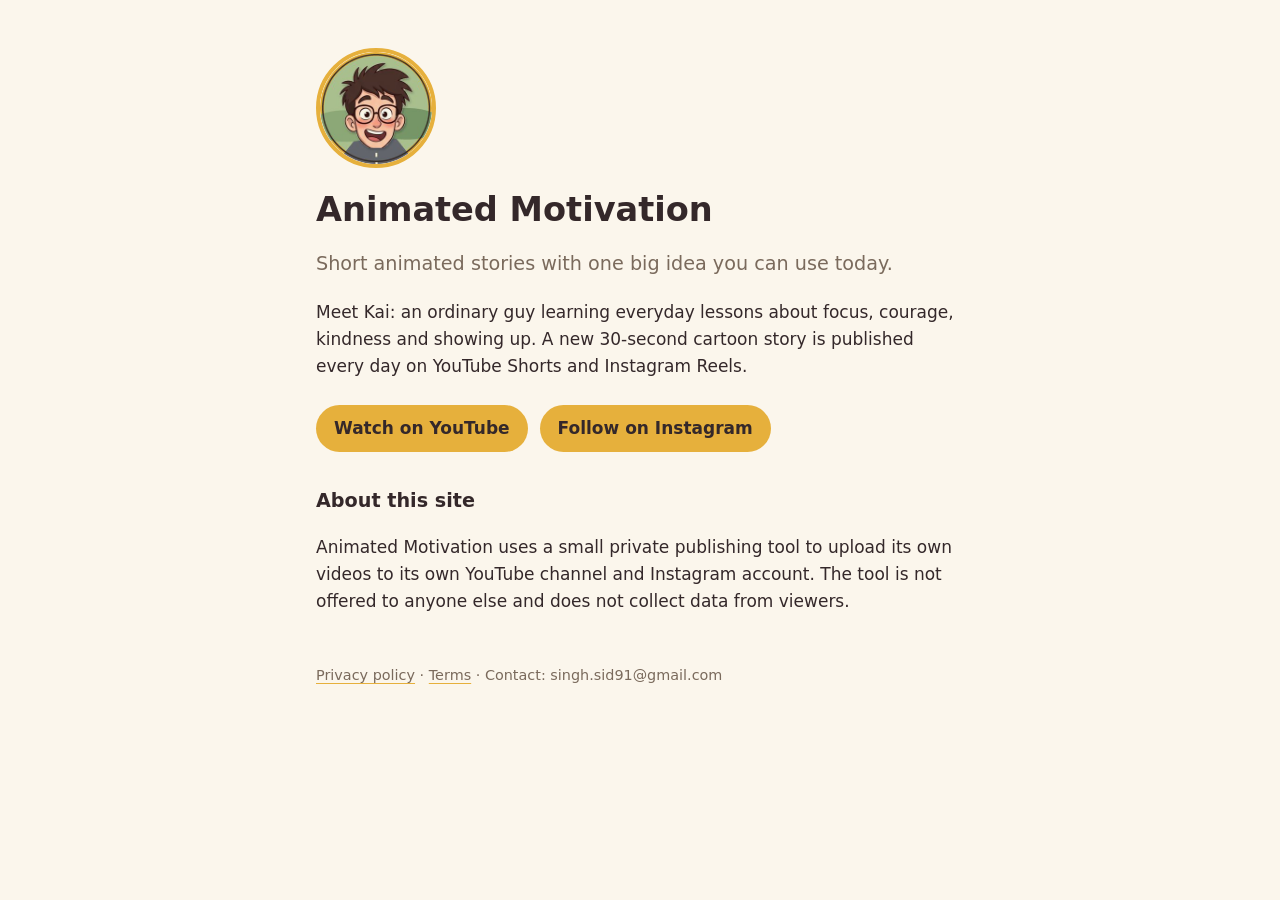
<file: index.html>
<!doctype html>
<html lang="en">
<head>
<meta charset="utf-8">
<meta name="viewport" content="width=device-width, initial-scale=1">
<title>Animated Motivation</title>
<meta name="description" content="Short animated stories with one big idea you can use today.">
<meta name="google-site-verification" content="PLQs_QcVhr_LXFHvOQMjmin7rf6HsfJa5gYWn_Ux5Cw" />
<link rel="stylesheet" href="style.css">
</head>
<body>
<main>
  <img class="avatar" src="kai.jpg" alt="Kai, the main character of Animated Motivation" width="120" height="120">
  <h1>Animated Motivation</h1>
  <p class="lead">Short animated stories with one big idea you can use today.</p>
  <p>Meet Kai: an ordinary guy learning everyday lessons about focus, courage, kindness and showing up.
     A new 30-second cartoon story is published every day on YouTube Shorts and Instagram Reels.</p>
  <div class="links">
    <a class="btn" href="https://www.youtube.com/channel/UCv4vtxW7EEH98njb7bLju0w">Watch on YouTube</a>
    <a class="btn" href="https://www.instagram.com/animatemotivation/">Follow on Instagram</a>
  </div>
  <h2>About this site</h2>
  <p>Animated Motivation uses a small private publishing tool to upload its own videos to its own YouTube channel
     and Instagram account. The tool is not offered to anyone else and does not collect data from viewers.</p>
  <footer>
    <a href="privacy.html">Privacy policy</a> · <a href="terms.html">Terms</a> · Contact: singh.sid91@gmail.com
  </footer>
</main>
</body>
</html>
</file>
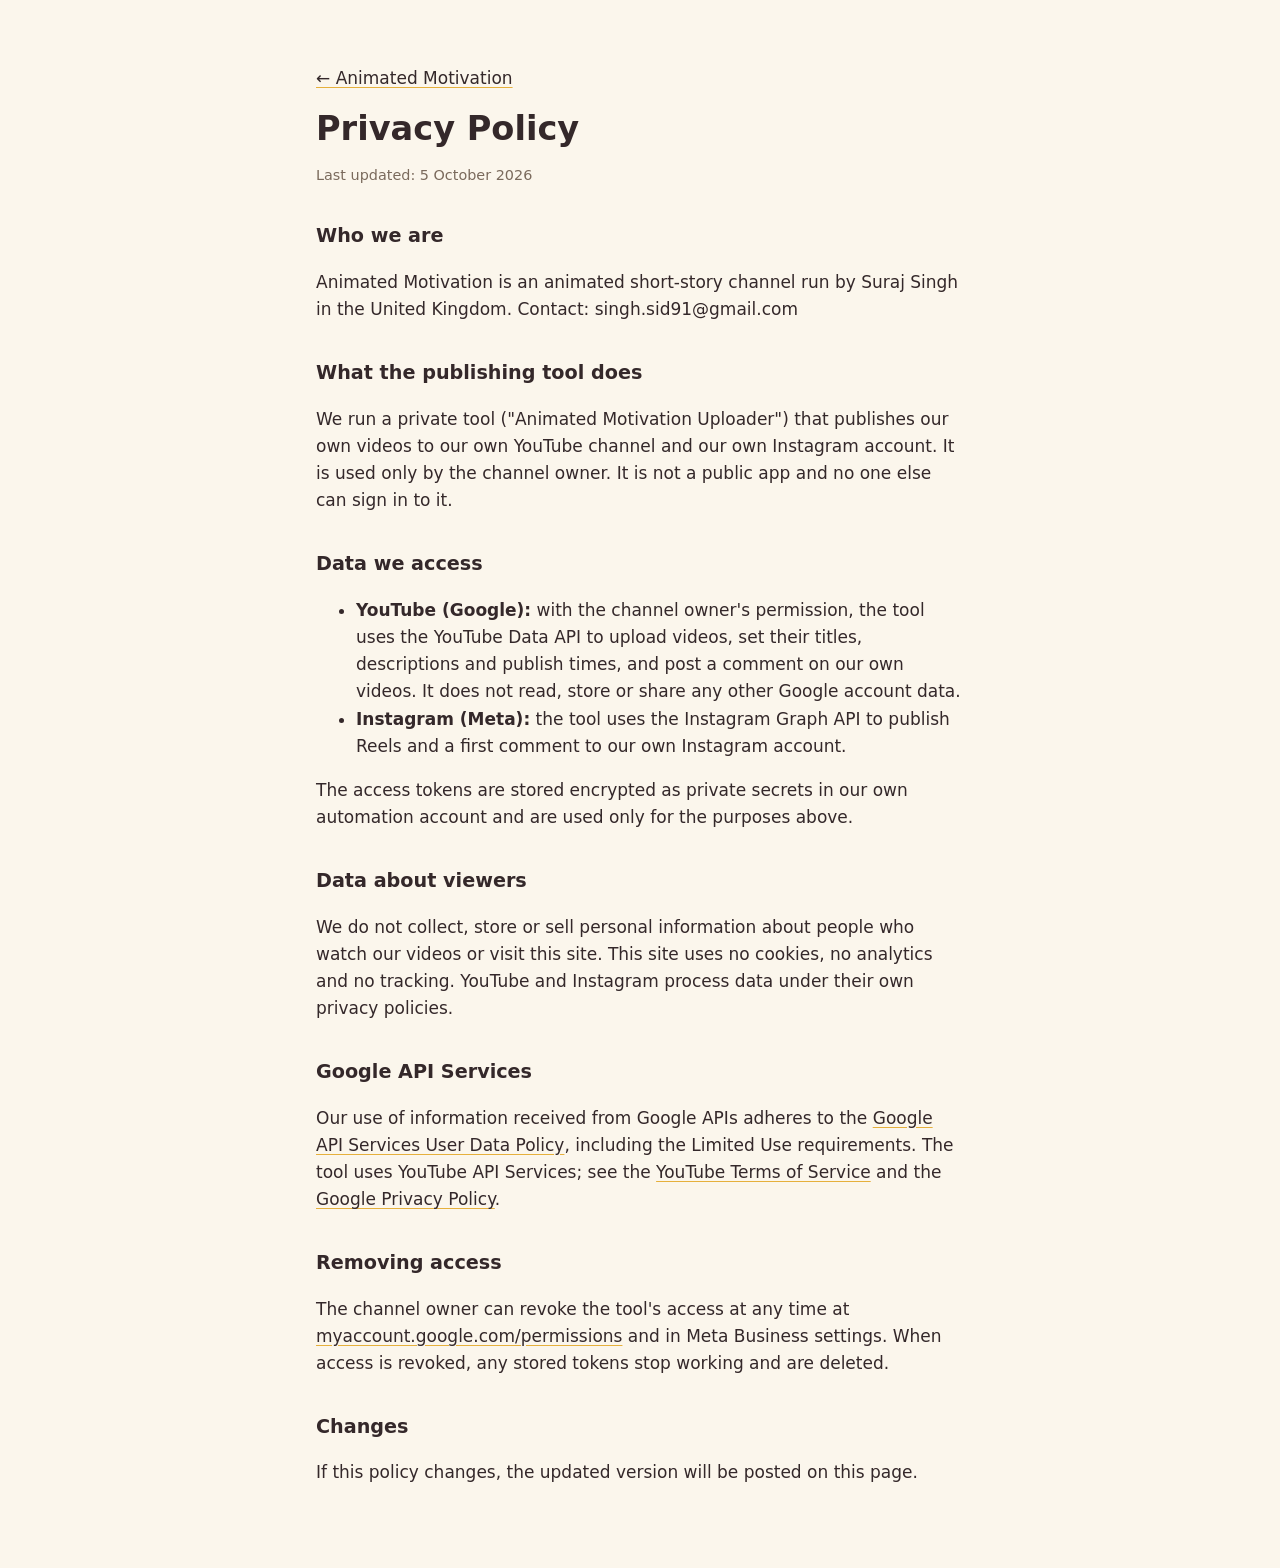
<file: privacy.html>
<!doctype html>
<html lang="en">
<head>
<meta charset="utf-8">
<meta name="viewport" content="width=device-width, initial-scale=1">
<title>Privacy Policy · Animated Motivation</title>
<link rel="stylesheet" href="style.css">
</head>
<body>
<main>
  <p><a href="index.html">← Animated Motivation</a></p>
  <h1>Privacy Policy</h1>
  <p class="muted">Last updated: 5 October 2026</p>

  <h2>Who we are</h2>
  <p>Animated Motivation is an animated short-story channel run by Suraj Singh in the United Kingdom.
     Contact: singh.sid91@gmail.com</p>

  <h2>What the publishing tool does</h2>
  <p>We run a private tool ("Animated Motivation Uploader") that publishes our own videos to our own YouTube
     channel and our own Instagram account. It is used only by the channel owner. It is not a public app and
     no one else can sign in to it.</p>

  <h2>Data we access</h2>
  <ul>
    <li><strong>YouTube (Google):</strong> with the channel owner's permission, the tool uses the YouTube Data API
        to upload videos, set their titles, descriptions and publish times, and post a comment on our own videos.
        It does not read, store or share any other Google account data.</li>
    <li><strong>Instagram (Meta):</strong> the tool uses the Instagram Graph API to publish Reels and a first comment
        to our own Instagram account.</li>
  </ul>
  <p>The access tokens are stored encrypted as private secrets in our own automation account and are used only for the purposes above.</p>

  <h2>Data about viewers</h2>
  <p>We do not collect, store or sell personal information about people who watch our videos or visit this site.
     This site uses no cookies, no analytics and no tracking. YouTube and Instagram process data under their own
     privacy policies.</p>

  <h2>Google API Services</h2>
  <p>Our use of information received from Google APIs adheres to the
     <a href="https://developers.google.com/terms/api-services-user-data-policy">Google API Services User Data Policy</a>,
     including the Limited Use requirements. The tool uses YouTube API Services; see the
     <a href="https://www.youtube.com/t/terms">YouTube Terms of Service</a> and the
     <a href="https://policies.google.com/privacy">Google Privacy Policy</a>.</p>

  <h2>Removing access</h2>
  <p>The channel owner can revoke the tool's access at any time at
     <a href="https://myaccount.google.com/permissions">myaccount.google.com/permissions</a> and in Meta Business settings.
     When access is revoked, any stored tokens stop working and are deleted.</p>

  <h2>Changes</h2>
  <p>If this policy changes, the updated version will be posted on this page.</p>
</main>
</body>
</html>
</file>
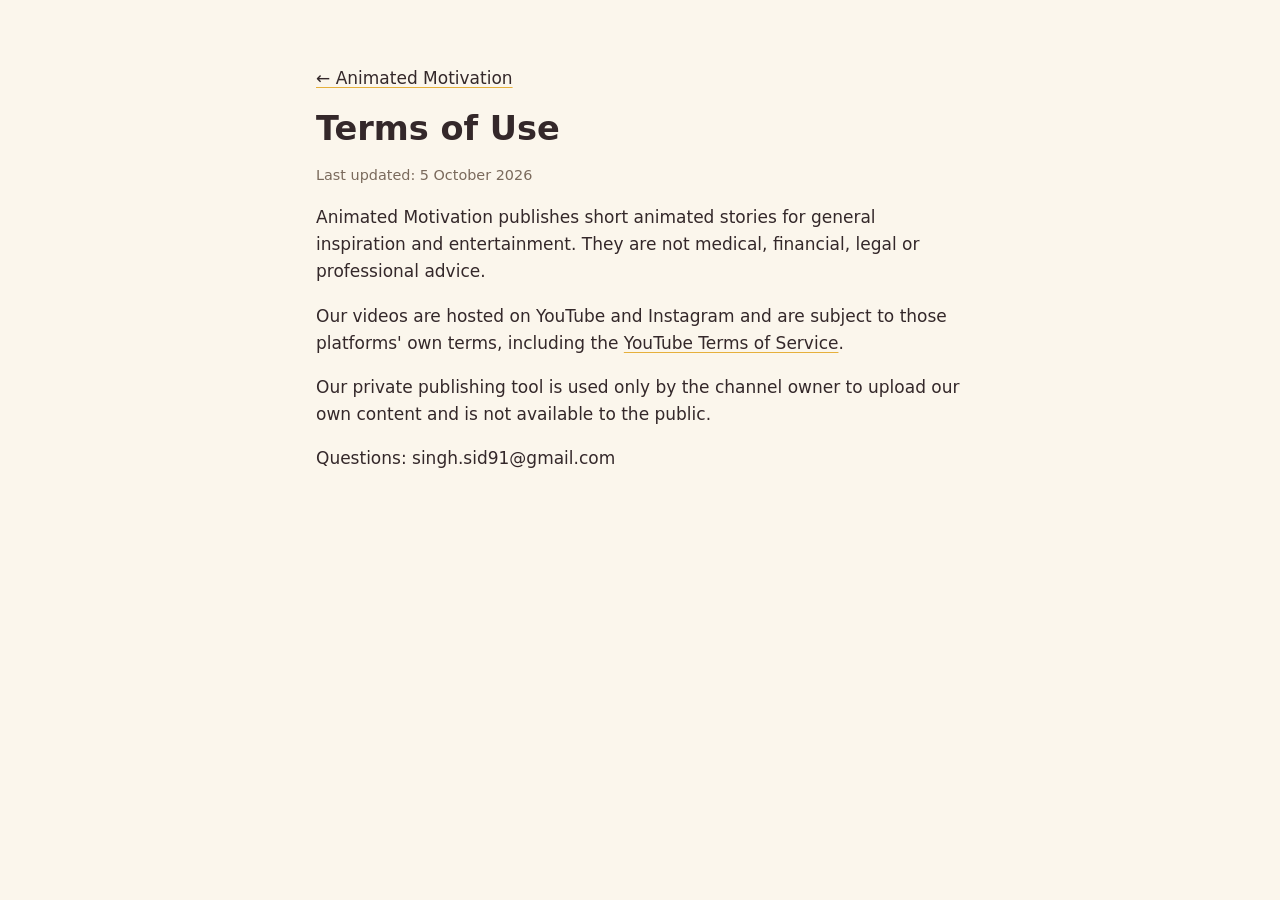
<file: terms.html>
<!doctype html>
<html lang="en">
<head>
<meta charset="utf-8">
<meta name="viewport" content="width=device-width, initial-scale=1">
<title>Terms · Animated Motivation</title>
<link rel="stylesheet" href="style.css">
</head>
<body>
<main>
  <p><a href="index.html">← Animated Motivation</a></p>
  <h1>Terms of Use</h1>
  <p class="muted">Last updated: 5 October 2026</p>
  <p>Animated Motivation publishes short animated stories for general inspiration and entertainment.
     They are not medical, financial, legal or professional advice.</p>
  <p>Our videos are hosted on YouTube and Instagram and are subject to those platforms' own terms,
     including the <a href="https://www.youtube.com/t/terms">YouTube Terms of Service</a>.</p>
  <p>Our private publishing tool is used only by the channel owner to upload our own content and is not available to the public.</p>
  <p>Questions: singh.sid91@gmail.com</p>
</main>
</body>
</html>
</file>
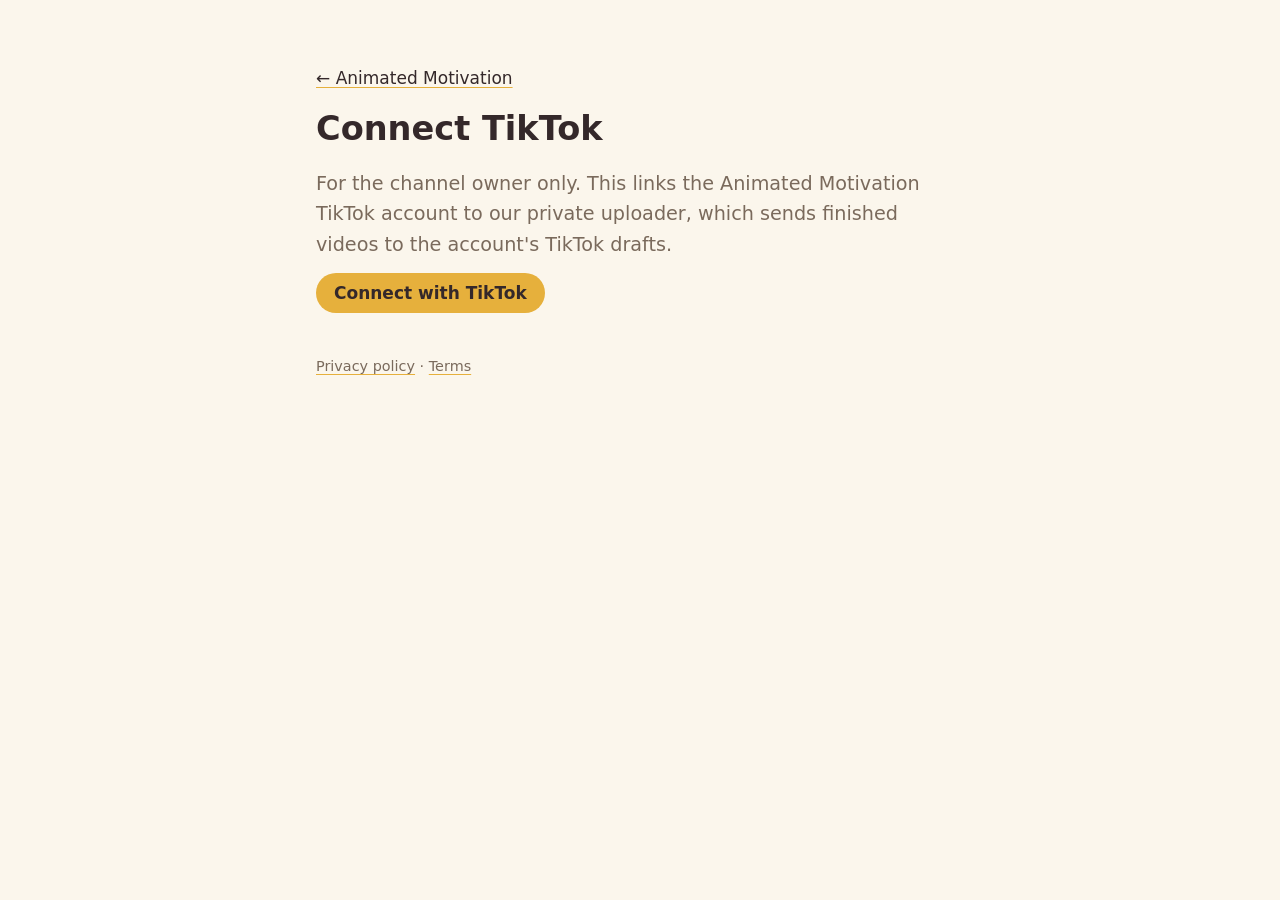
<file: tiktok-callback.html>
<!doctype html>
<html lang="en">
<head>
<meta charset="utf-8">
<meta name="viewport" content="width=device-width, initial-scale=1">
<title>Connect TikTok · Animated Motivation</title>
<link rel="stylesheet" href="style.css">
</head>
<body>
<main>
  <p><a href="index.html">← Animated Motivation</a></p>
  <h1>Connect TikTok</h1>
  <p class="lead">For the channel owner only. This links the Animated Motivation TikTok account to our private uploader, which sends finished videos to the account's TikTok drafts.</p>
  <div id="start">
    <p><a class="btn" id="go" href="#">Connect with TikTok</a></p>
  </div>
  <div id="done" hidden>
    <h2>Almost done</h2>
    <p>Copy this code and paste it into the <strong>TikTok connect</strong> workflow on GitHub within 5 minutes:</p>
    <p><code id="code" style="word-break:break-all;font-size:1.1rem"></code></p>
    <p><button class="btn" id="copy" type="button">Copy code</button> <span id="copied" class="muted"></span></p>
  </div>
  <p id="err" class="muted"></p>
  <footer><a href="privacy.html">Privacy policy</a> · <a href="terms.html">Terms</a></footer>
</main>
<script>
const CLIENT_KEY = "sbawxy3h4qwiyp76x3";
const REDIRECT = "https://surajwolves-dotcom.github.io/tiktok-callback.html";
const q = new URLSearchParams(location.search);
if (q.get("code")) {
  document.getElementById("start").hidden = true;
  document.getElementById("done").hidden = false;
  document.getElementById("code").textContent = q.get("code");
  document.getElementById("copy").onclick = async () => {
    try { await navigator.clipboard.writeText(q.get("code")); document.getElementById("copied").textContent = "Copied"; }
    catch (e) { document.getElementById("copied").textContent = "Select the code and copy it manually"; }
  };
} else if (q.get("error")) {
  document.getElementById("err").textContent = "TikTok said: " + (q.get("error_description") || q.get("error"));
}
document.getElementById("go").href = "https://www.tiktok.com/v2/auth/authorize/?" + new URLSearchParams({
  client_key: CLIENT_KEY, scope: "user.info.basic,video.upload", response_type: "code",
  redirect_uri: REDIRECT, state: Math.random().toString(36).slice(2)
});
</script>
</body>
</html>
</file>
<file: style.css>
:root { --bg: #fbf6ec; --ink: #34282a; --muted: #7a6a5c; --accent: #e6b03c; --card: #ffffff; }
@media (prefers-color-scheme: dark) { :root { --bg: #1d1916; --ink: #f3ead9; --muted: #b8a993; --accent: #e6b03c; --card: #2a2420; } }
* { box-sizing: border-box; }
body { margin: 0; background: var(--bg); color: var(--ink); font: 17px/1.6 system-ui, -apple-system, "Segoe UI", sans-serif; }
main { max-width: 680px; margin: 0 auto; padding: 48px 16px 64px; }
h1 { font-size: 2.1rem; line-height: 1.2; margin: 0.4em 0; }
h2 { font-size: 1.2rem; margin-top: 1.8em; }
.lead { font-size: 1.2rem; color: var(--muted); }
.muted { color: var(--muted); font-size: 0.9rem; }
.avatar { border-radius: 50%; border: 4px solid var(--accent); }
a { color: inherit; text-decoration-color: var(--accent); text-underline-offset: 3px; }
.links { display: flex; flex-wrap: wrap; gap: 12px; margin: 24px 0; }
.btn { background: var(--accent); color: #34282a; padding: 10px 18px; border-radius: 999px; text-decoration: none; font-weight: 600; }
footer { margin-top: 48px; color: var(--muted); font-size: 0.9rem; }
</file>
